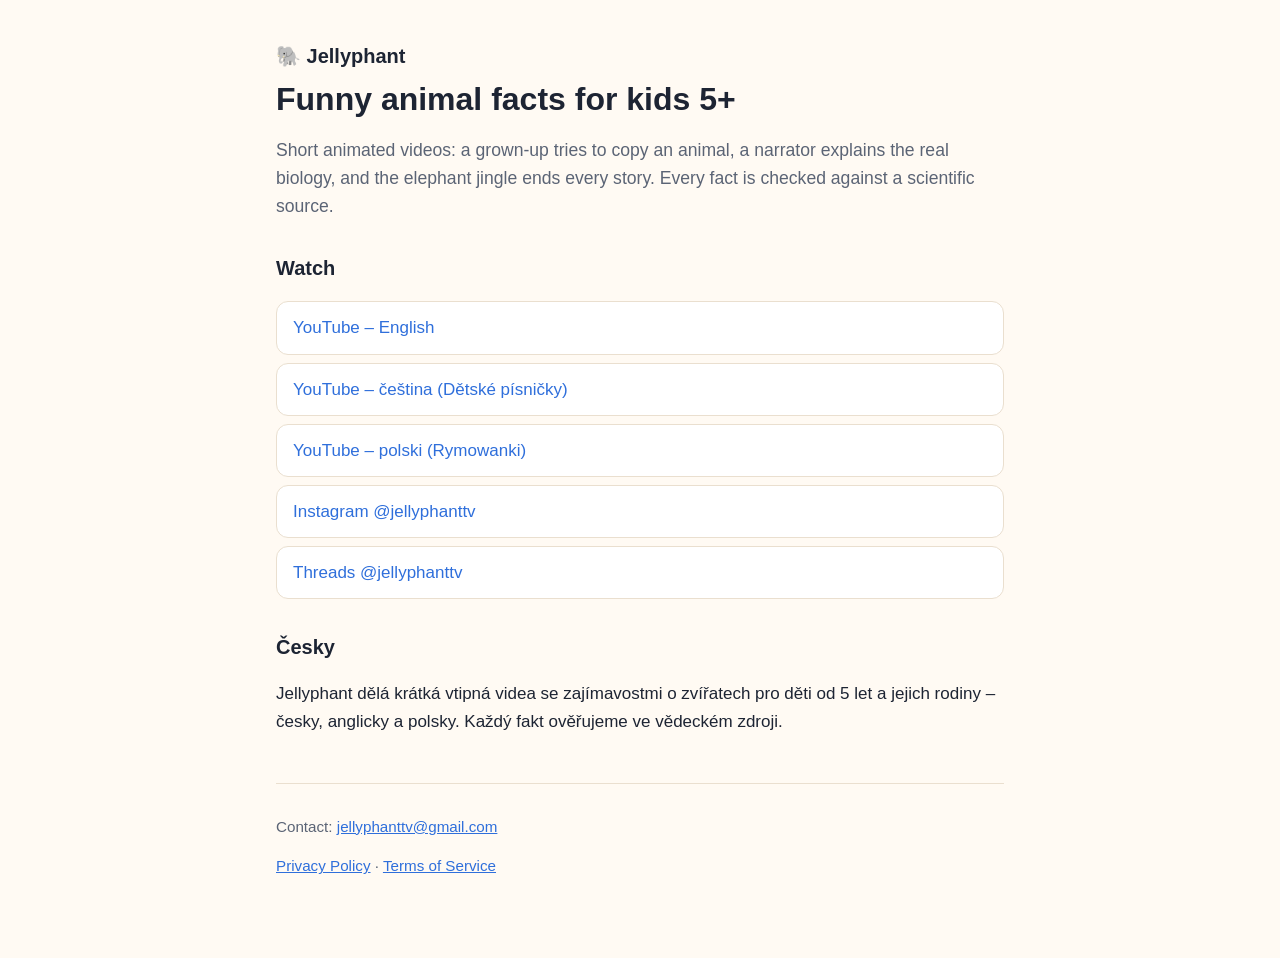
<file: index.html>
<!doctype html>
<html lang="en">
<head>
<meta charset="utf-8">
<meta name="viewport" content="width=device-width, initial-scale=1">
<title>Jellyphant – funny animal facts for kids</title>
<meta name="description" content="Jellyphant makes short, funny, science-checked animal-fact videos for kids aged 5+ and their families, in English, Czech and Polish.">
<link rel="stylesheet" href="style.css">
</head>
<body>
<main>
  <header>
    <p class="logo">🐘 Jellyphant</p>
    <h1>Funny animal facts for kids 5+</h1>
    <p class="lead">Short animated videos: a grown-up tries to copy an animal, a narrator explains the real biology, and the elephant jingle ends every story. Every fact is checked against a scientific source.</p>
  </header>

  <section>
    <h2>Watch</h2>
    <ul class="links">
      <li><a href="https://www.youtube.com/@jellyphant">YouTube – English</a></li>
      <li><a href="https://www.youtube.com/channel/UC229YtD0y7mh3pPFNXrvgew">YouTube – čeština (Dětské písničky)</a></li>
      <li><a href="https://www.youtube.com/channel/UCgJSK8RGx0FBzn9RVgpx8mw">YouTube – polski (Rymowanki)</a></li>
      <li><a href="https://www.instagram.com/jellyphanttv/">Instagram @jellyphanttv</a></li>
      <li><a href="https://www.threads.net/@jellyphanttv">Threads @jellyphanttv</a></li>
    </ul>
  </section>

  <section>
    <h2>Česky</h2>
    <p>Jellyphant dělá krátká vtipná videa se zajímavostmi o zvířatech pro děti od 5 let a jejich rodiny – česky, anglicky a polsky. Každý fakt ověřujeme ve vědeckém zdroji.</p>
  </section>

  <footer>
    <p>Contact: <a href="mailto:jellyphanttv@gmail.com">jellyphanttv@gmail.com</a></p>
    <p><a href="privacy.html">Privacy Policy</a> · <a href="terms.html">Terms of Service</a></p>
  </footer>
</main>
</body>
</html>
</file>
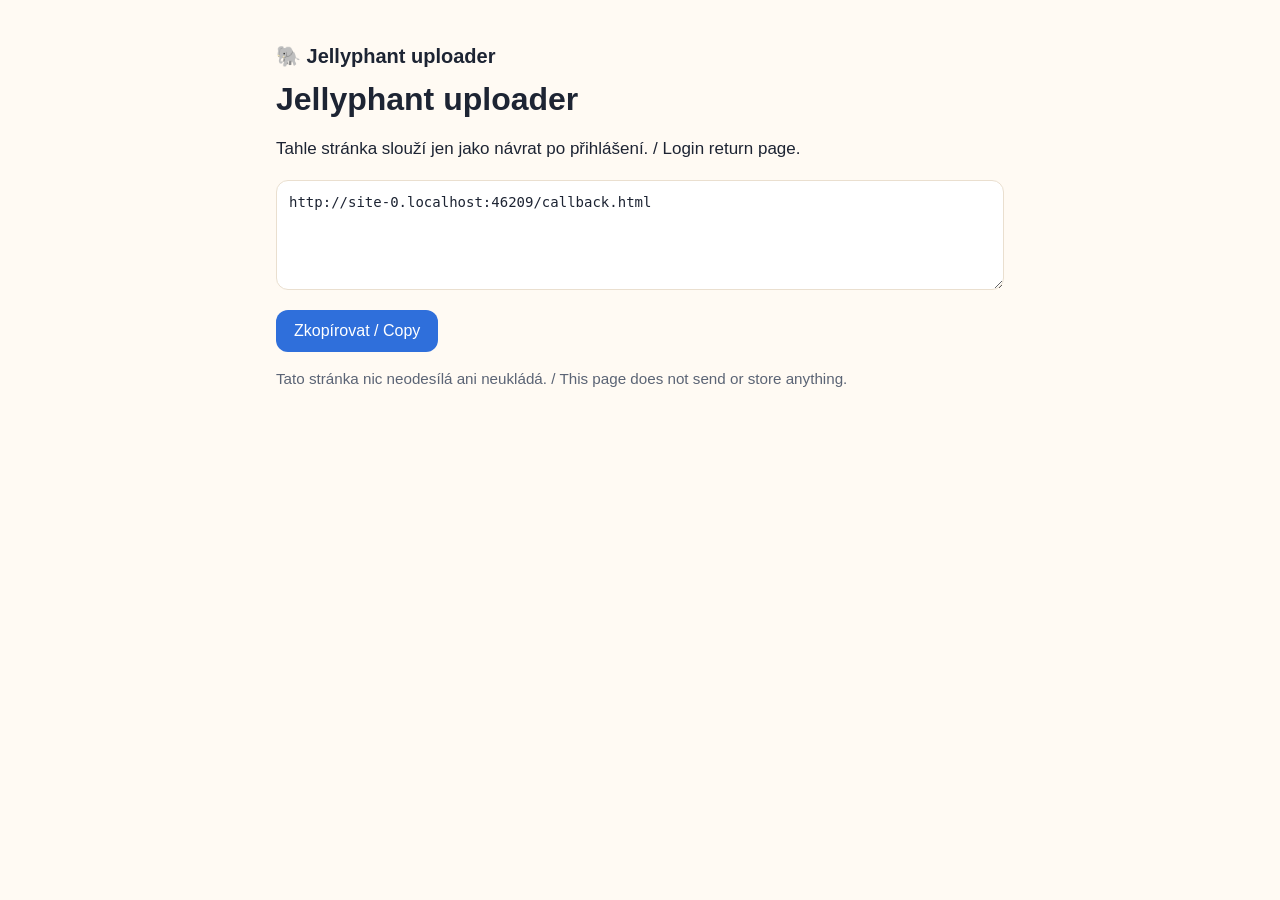
<file: callback.html>
<!doctype html>
<html lang="cs">
<head>
<meta charset="utf-8">
<meta name="viewport" content="width=device-width, initial-scale=1">
<meta name="robots" content="noindex">
<title>Jellyphant – přihlášení</title>
<link rel="stylesheet" href="style.css">
<style>
  textarea { width:100%; min-height:110px; font:14px/1.4 ui-monospace, Menlo, monospace; padding:12px; border-radius:12px; border:1px solid var(--line); background:var(--card); color:var(--fg); }
  button { margin-top:12px; padding:12px 18px; border-radius:12px; border:0; background:var(--accent); color:#fff; font-size:1rem; cursor:pointer; }
</style>
</head>
<body>
<main>
  <p class="logo">🐘 Jellyphant uploader</p>
  <h1 id="h">Přihlášení proběhlo</h1>
  <p id="msg">Zkopíruj celou adresu níže a vlož ji do Terminálu, kde čeká skript (pak Enter).<br>
  <span class="small">Copy the whole address below and paste it into the Terminal window where the uploader is waiting.</span></p>
  <textarea id="url" readonly></textarea>
  <button id="copy" type="button">Zkopírovat / Copy</button>
  <p class="small">Tato stránka nic neodesílá ani neukládá. / This page does not send or store anything.</p>
</main>
<script>
  var box = document.getElementById('url');
  box.value = location.href;
  if (!/[?&#](code|error)=/.test(location.href)) {
    document.getElementById('h').textContent = 'Jellyphant uploader';
    document.getElementById('msg').textContent = 'Tahle stránka slouží jen jako návrat po přihlášení. / Login return page.';
  }
  document.getElementById('copy').onclick = function () {
    box.select();
    try { navigator.clipboard.writeText(box.value); } catch (e) { document.execCommand('copy'); }
    this.textContent = 'Zkopírováno ✓';
  };
</script>
</body>
</html>
</file>
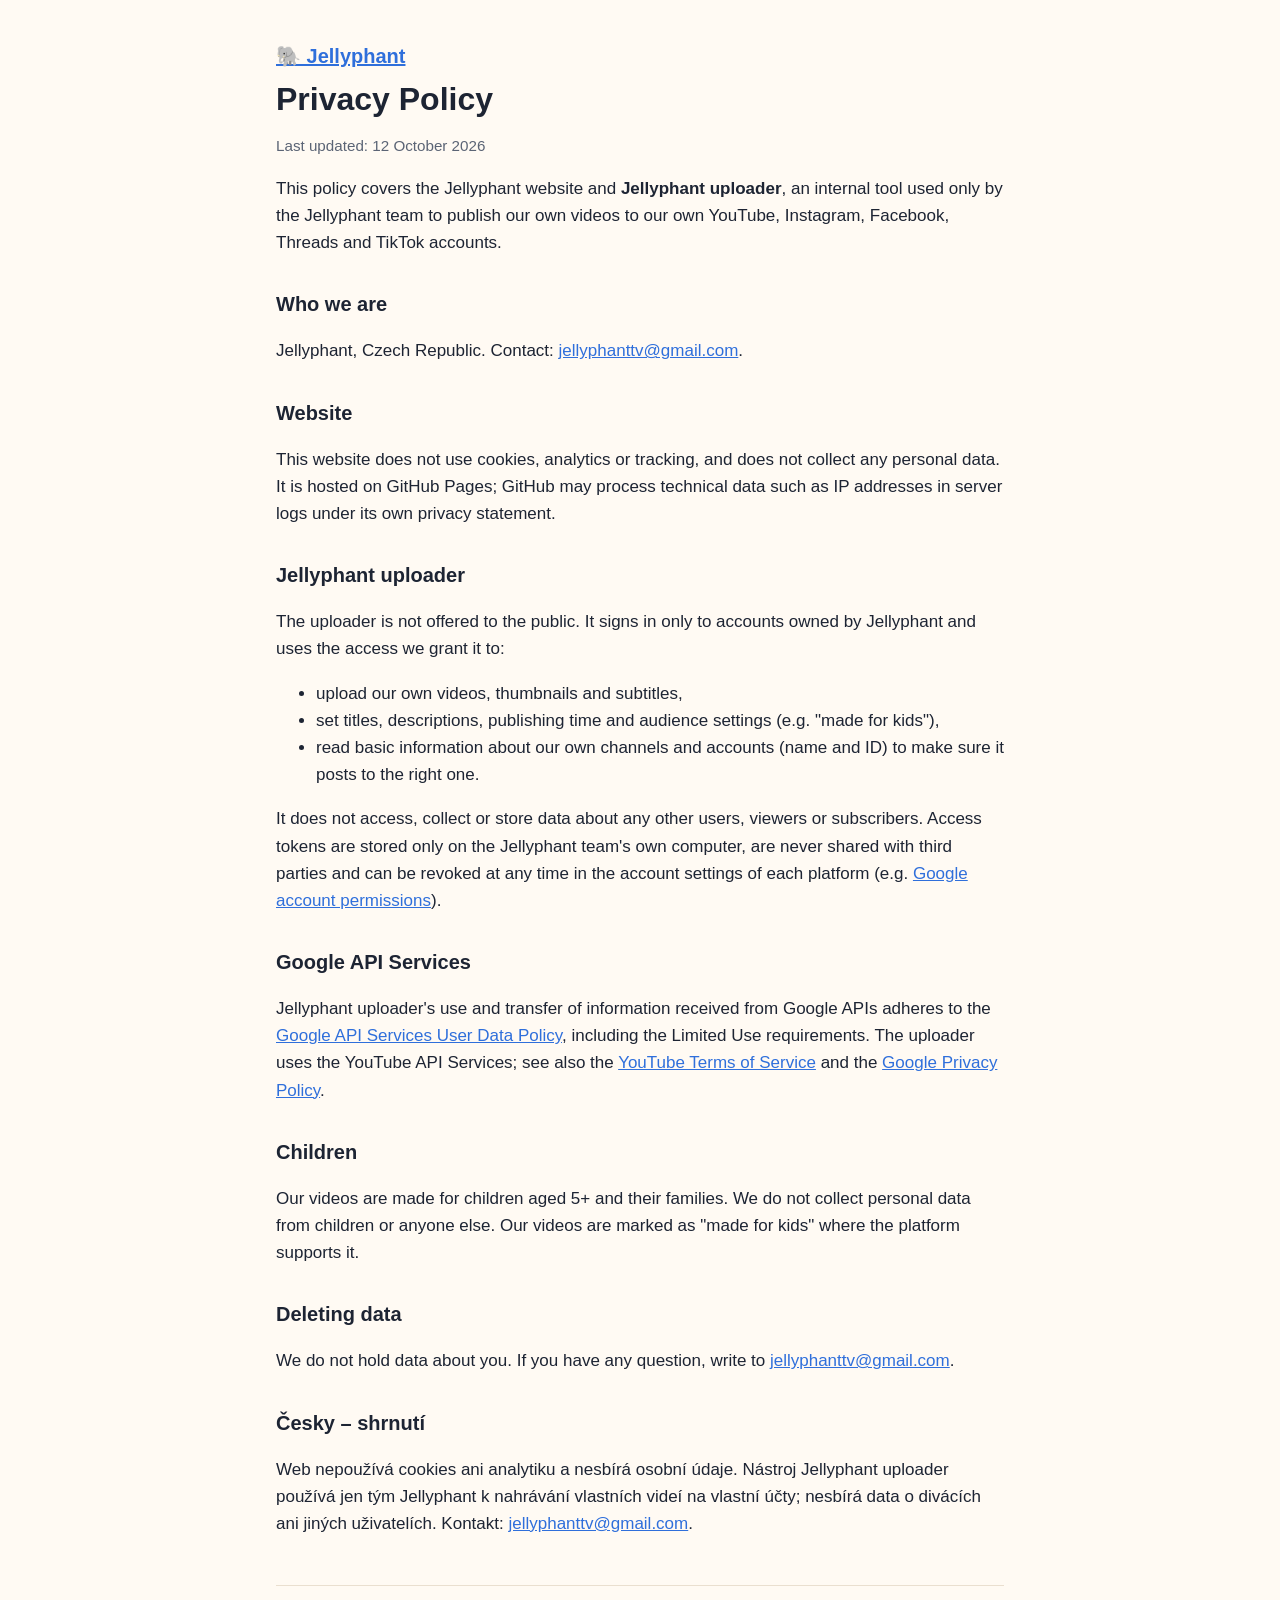
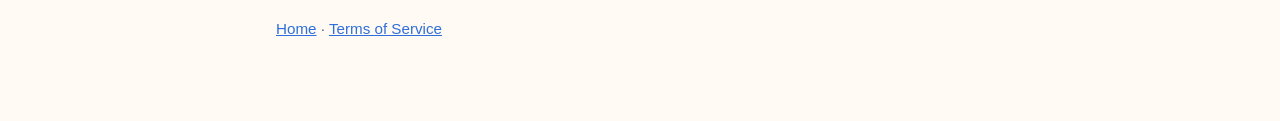
<file: privacy.html>
<!doctype html>
<html lang="en">
<head>
<meta charset="utf-8">
<meta name="viewport" content="width=device-width, initial-scale=1">
<title>Jellyphant – Privacy Policy</title>
<link rel="stylesheet" href="style.css">
</head>
<body>
<main>
  <p class="logo"><a href="index.html">🐘 Jellyphant</a></p>
  <h1>Privacy Policy</h1>
  <p class="small">Last updated: 12 October 2026</p>

  <p>This policy covers the Jellyphant website and <strong>Jellyphant uploader</strong>, an internal tool used only by the Jellyphant team to publish our own videos to our own YouTube, Instagram, Facebook, Threads and TikTok accounts.</p>

  <h2>Who we are</h2>
  <p>Jellyphant, Czech Republic. Contact: <a href="mailto:jellyphanttv@gmail.com">jellyphanttv@gmail.com</a>.</p>

  <h2>Website</h2>
  <p>This website does not use cookies, analytics or tracking, and does not collect any personal data. It is hosted on GitHub Pages; GitHub may process technical data such as IP addresses in server logs under its own privacy statement.</p>

  <h2>Jellyphant uploader</h2>
  <p>The uploader is not offered to the public. It signs in only to accounts owned by Jellyphant and uses the access we grant it to:</p>
  <ul>
    <li>upload our own videos, thumbnails and subtitles,</li>
    <li>set titles, descriptions, publishing time and audience settings (e.g. "made for kids"),</li>
    <li>read basic information about our own channels and accounts (name and ID) to make sure it posts to the right one.</li>
  </ul>
  <p>It does not access, collect or store data about any other users, viewers or subscribers. Access tokens are stored only on the Jellyphant team's own computer, are never shared with third parties and can be revoked at any time in the account settings of each platform (e.g. <a href="https://myaccount.google.com/permissions">Google account permissions</a>).</p>

  <h2>Google API Services</h2>
  <p>Jellyphant uploader's use and transfer of information received from Google APIs adheres to the <a href="https://developers.google.com/terms/api-services-user-data-policy">Google API Services User Data Policy</a>, including the Limited Use requirements. The uploader uses the YouTube API Services; see also the <a href="https://www.youtube.com/t/terms">YouTube Terms of Service</a> and the <a href="https://policies.google.com/privacy">Google Privacy Policy</a>.</p>

  <h2>Children</h2>
  <p>Our videos are made for children aged 5+ and their families. We do not collect personal data from children or anyone else. Our videos are marked as "made for kids" where the platform supports it.</p>

  <h2>Deleting data</h2>
  <p>We do not hold data about you. If you have any question, write to <a href="mailto:jellyphanttv@gmail.com">jellyphanttv@gmail.com</a>.</p>

  <h2>Česky – shrnutí</h2>
  <p>Web nepoužívá cookies ani analytiku a nesbírá osobní údaje. Nástroj Jellyphant uploader používá jen tým Jellyphant k nahrávání vlastních videí na vlastní účty; nesbírá data o divácích ani jiných uživatelích. Kontakt: <a href="mailto:jellyphanttv@gmail.com">jellyphanttv@gmail.com</a>.</p>

  <footer><p><a href="index.html">Home</a> · <a href="terms.html">Terms of Service</a></p></footer>
</main>
</body>
</html>
</file>
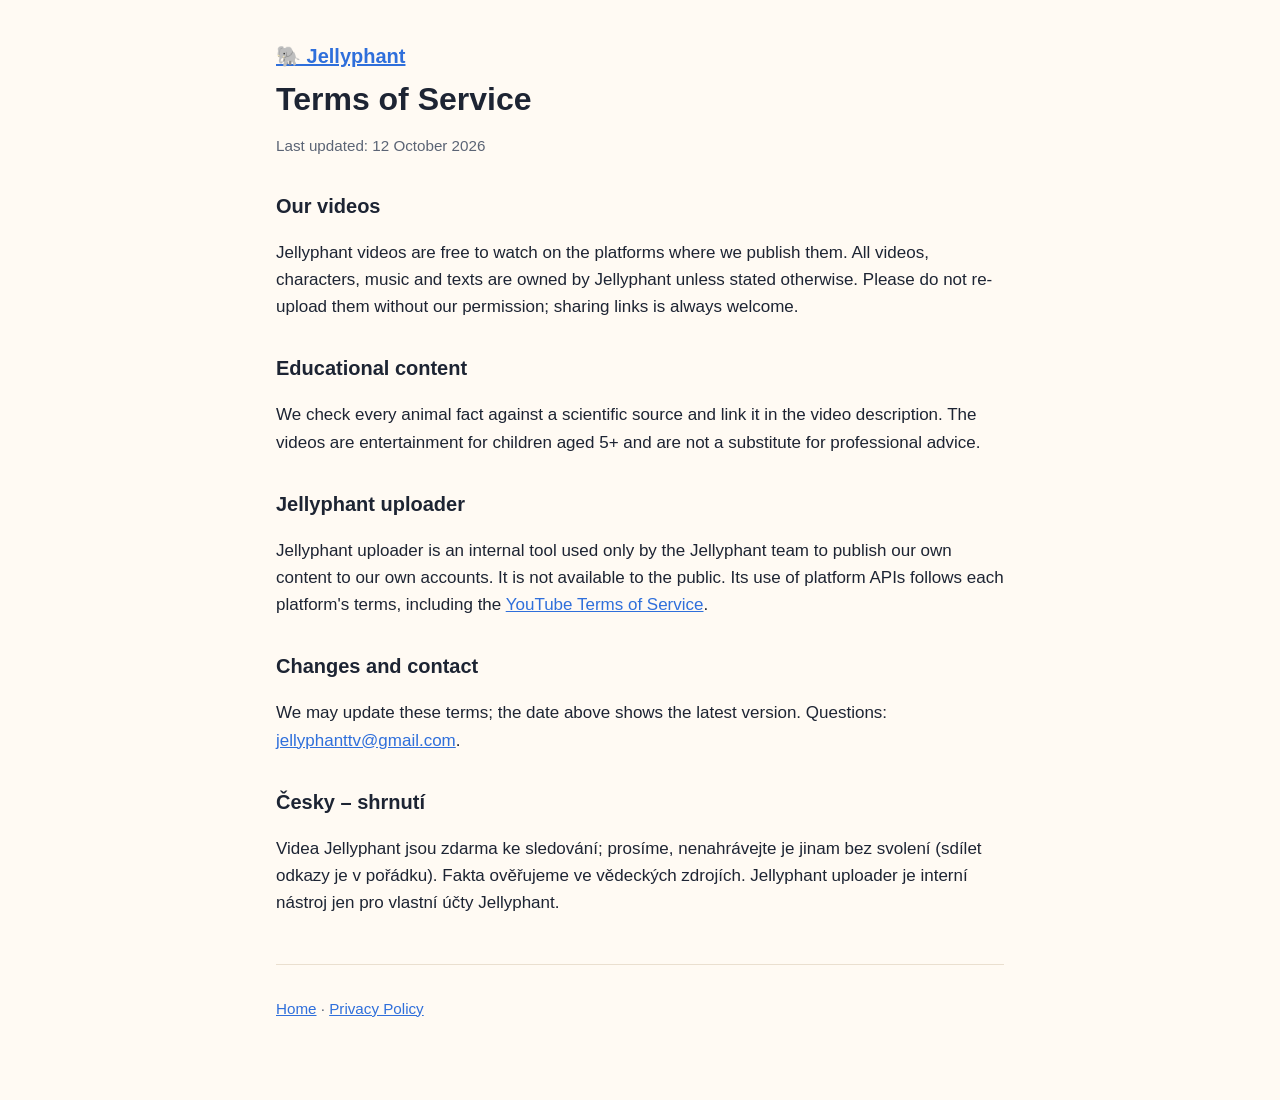
<file: terms.html>
<!doctype html>
<html lang="en">
<head>
<meta charset="utf-8">
<meta name="viewport" content="width=device-width, initial-scale=1">
<title>Jellyphant – Terms of Service</title>
<link rel="stylesheet" href="style.css">
</head>
<body>
<main>
  <p class="logo"><a href="index.html">🐘 Jellyphant</a></p>
  <h1>Terms of Service</h1>
  <p class="small">Last updated: 12 October 2026</p>

  <h2>Our videos</h2>
  <p>Jellyphant videos are free to watch on the platforms where we publish them. All videos, characters, music and texts are owned by Jellyphant unless stated otherwise. Please do not re-upload them without our permission; sharing links is always welcome.</p>

  <h2>Educational content</h2>
  <p>We check every animal fact against a scientific source and link it in the video description. The videos are entertainment for children aged 5+ and are not a substitute for professional advice.</p>

  <h2>Jellyphant uploader</h2>
  <p>Jellyphant uploader is an internal tool used only by the Jellyphant team to publish our own content to our own accounts. It is not available to the public. Its use of platform APIs follows each platform's terms, including the <a href="https://www.youtube.com/t/terms">YouTube Terms of Service</a>.</p>

  <h2>Changes and contact</h2>
  <p>We may update these terms; the date above shows the latest version. Questions: <a href="mailto:jellyphanttv@gmail.com">jellyphanttv@gmail.com</a>.</p>

  <h2>Česky – shrnutí</h2>
  <p>Videa Jellyphant jsou zdarma ke sledování; prosíme, nenahrávejte je jinam bez svolení (sdílet odkazy je v pořádku). Fakta ověřujeme ve vědeckých zdrojích. Jellyphant uploader je interní nástroj jen pro vlastní účty Jellyphant.</p>

  <footer><p><a href="index.html">Home</a> · <a href="privacy.html">Privacy Policy</a></p></footer>
</main>
</body>
</html>
</file>
<file: style.css>
:root { --bg:#fffaf3; --fg:#1d2433; --muted:#5b6475; --accent:#2f6fdb; --card:#ffffff; --line:#eadfcf; }
@media (prefers-color-scheme: dark) { :root { --bg:#141821; --fg:#eef1f6; --muted:#a6afbf; --accent:#7fb0ff; --card:#1c2230; --line:#2b3344; } }
* { box-sizing:border-box; }
body { margin:0; background:var(--bg); color:var(--fg); font:17px/1.6 -apple-system, BlinkMacSystemFont, "Segoe UI", Roboto, sans-serif; }
main { max-width:760px; margin:0 auto; padding:40px 16px 64px; }
.logo { font-weight:700; font-size:1.25rem; margin:0 0 8px; }
h1 { font-size:2rem; line-height:1.2; margin:0 0 12px; }
h2 { font-size:1.25rem; margin:32px 0 8px; }
h3 { font-size:1.05rem; margin:20px 0 4px; }
.lead { color:var(--muted); font-size:1.1rem; }
a { color:var(--accent); }
.links { list-style:none; padding:0; display:grid; gap:8px; }
.links a { display:block; padding:12px 16px; background:var(--card); border:1px solid var(--line); border-radius:12px; text-decoration:none; }
footer { margin-top:48px; padding-top:16px; border-top:1px solid var(--line); color:var(--muted); font-size:.95rem; }
.small { color:var(--muted); font-size:.95rem; }
</file>
